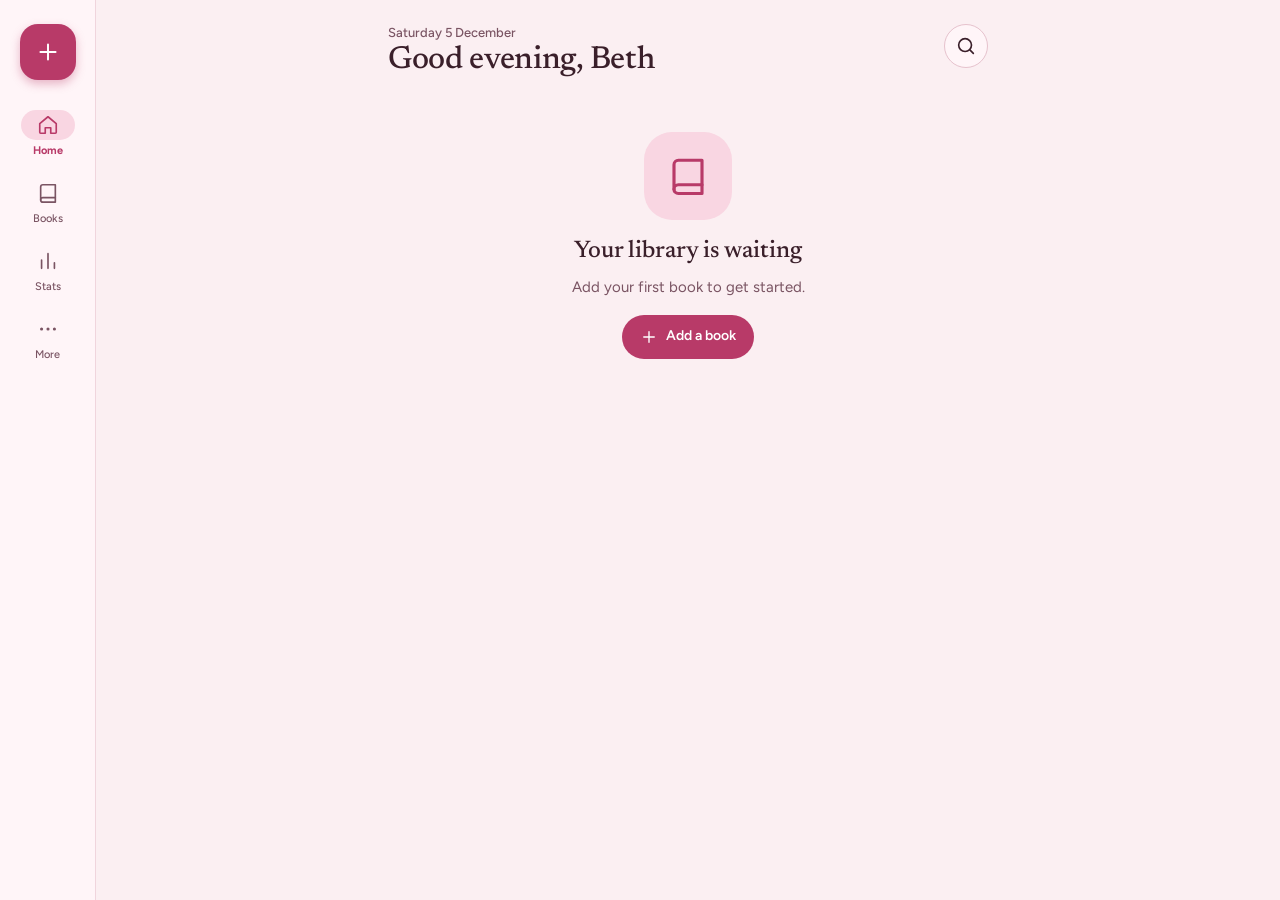
<file: index.html>
<!doctype html>
<html lang="en-GB">
<head>
<meta charset="utf-8">
<meta name="viewport" content="width=device-width, initial-scale=1, viewport-fit=cover">
<title>Beth's Books</title>
<meta name="description" content="Beth's personal reading library and tracker.">
<meta name="theme-color" content="#FBEFF2">
<meta name="color-scheme" content="light">
<meta name="mobile-web-app-capable" content="yes">
<meta name="apple-mobile-web-app-capable" content="yes">
<meta name="apple-mobile-web-app-title" content="Beth's Books">
<meta name="apple-mobile-web-app-status-bar-style" content="default">
<link rel="manifest" href="./manifest.webmanifest">
<link rel="icon" type="image/png" href="./icons/favicon-64.png">
<link rel="apple-touch-icon" href="./icons/apple-touch-icon.png">
<link rel="preload" href="./fonts/figtree-latin-400-normal.woff2" as="font" type="font/woff2" crossorigin>
<link rel="preload" href="./fonts/newsreader-latin-500-normal.woff2" as="font" type="font/woff2" crossorigin>
<link rel="stylesheet" href="./css/app.css">
<script>
  // Apply the saved theme before first paint to avoid a flash.
  try { var t = localStorage.getItem('bb-theme'), bg = { cream: '#F7F0E3', blue: '#EEF2FC' }[t]; if (bg) { document.documentElement.setAttribute('data-theme', t); document.querySelector('meta[name="theme-color"]').setAttribute('content', bg); } } catch (e) {}
</script>
</head>
<body>
<div id="splash" aria-hidden="true"><img src="./icons/icon-192.png" alt=""><div>Beth's Books</div></div>
<div id="app">
  <nav class="nav" id="nav" aria-label="Main"></nav>
  <main id="main" tabindex="-1"></main>
</div>
<noscript><p style="padding:24px">Beth's Books needs JavaScript turned on.</p></noscript>
<script type="module" src="./js/app.js"></script>
</body>
</html>
</file>
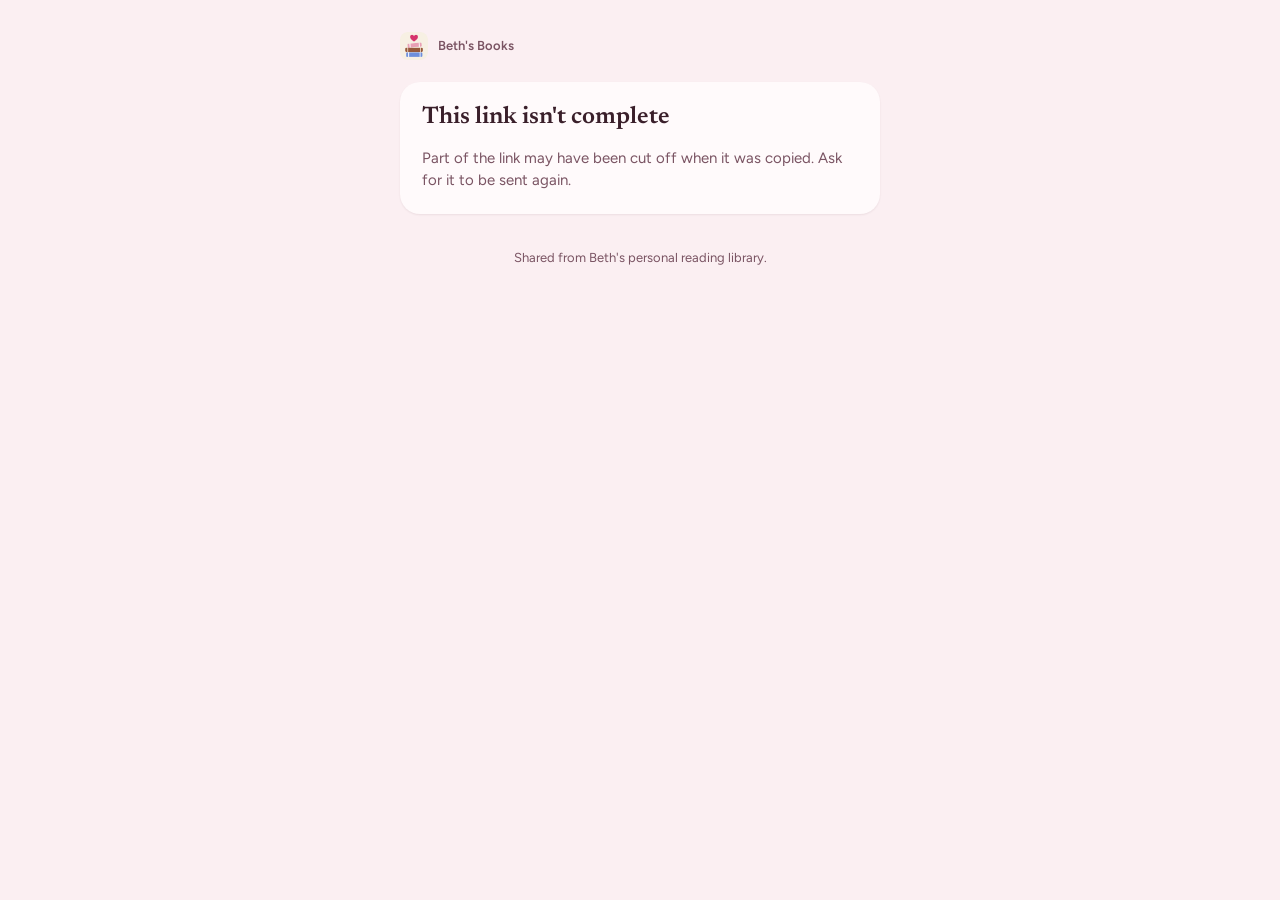
<file: s/index.html>
<!doctype html>
<html lang="en-GB">
<head>
<meta charset="utf-8">
<meta name="viewport" content="width=device-width, initial-scale=1, viewport-fit=cover">
<title>A book from Beth's Books</title>
<meta name="description" content="A book Beth wanted to share with you.">
<meta property="og:title" content="A book from Beth's Books">
<meta property="og:description" content="A book Beth wanted to share with you — open to see her rating and review.">
<meta name="robots" content="noindex, nofollow">
<meta name="theme-color" content="#FBEFF2">
<meta name="color-scheme" content="light">
<link rel="icon" type="image/png" href="../icons/favicon-64.png">
<link rel="stylesheet" href="../css/app.css">
<style>
  body{min-height:100%}
  .share{max-width:520px;margin:0 auto;padding:calc(env(safe-area-inset-top) + 32px) 20px calc(env(safe-area-inset-bottom) + 32px);display:flex;flex-direction:column;gap:22px}
  .share .brand{display:flex;align-items:center;gap:10px;color:var(--muted);font-size:13px;font-weight:600;text-decoration:none}
  .share .brand img{width:28px;height:28px;border-radius:8px}
  .share .card{padding:22px;display:flex;flex-direction:column;gap:18px}
  .share .hero{display:flex;gap:18px;align-items:flex-end}
  .share h1{font-family:var(--serif);font-weight:600;font-size:30px;line-height:1.1;text-wrap:balance;word-break:break-word}
  .share .by{color:var(--muted);font-size:16px;margin-top:6px}
  .share .stars{color:var(--star);font-size:22px;letter-spacing:2px;margin-top:10px}
  .share .stars small{font-size:13px;color:var(--muted);letter-spacing:0;margin-left:6px}
  .share .label{font-size:12px;font-weight:600;color:var(--muted);text-transform:uppercase;letter-spacing:.05em;margin-bottom:6px}
  .share .foot{text-align:center;color:var(--muted);font-size:13px}
  @media (max-width:420px){.share .hero{flex-direction:column;align-items:flex-start}}
</style>
</head>
<body>
<main class="share" id="share">
  <a class="brand" href="../"><img src="../icons/icon-192.png" alt="">Beth's Books</a>
  <div class="card" id="book"><p class="muted" style="margin:0">Opening book…</p></div>
  <p class="foot">Shared from Beth's personal reading library.</p>
</main>
<noscript><p style="padding:24px">This page needs JavaScript turned on to show the book.</p></noscript>
<script type="module" src="./s.js"></script>
</body>
</html>
</file>
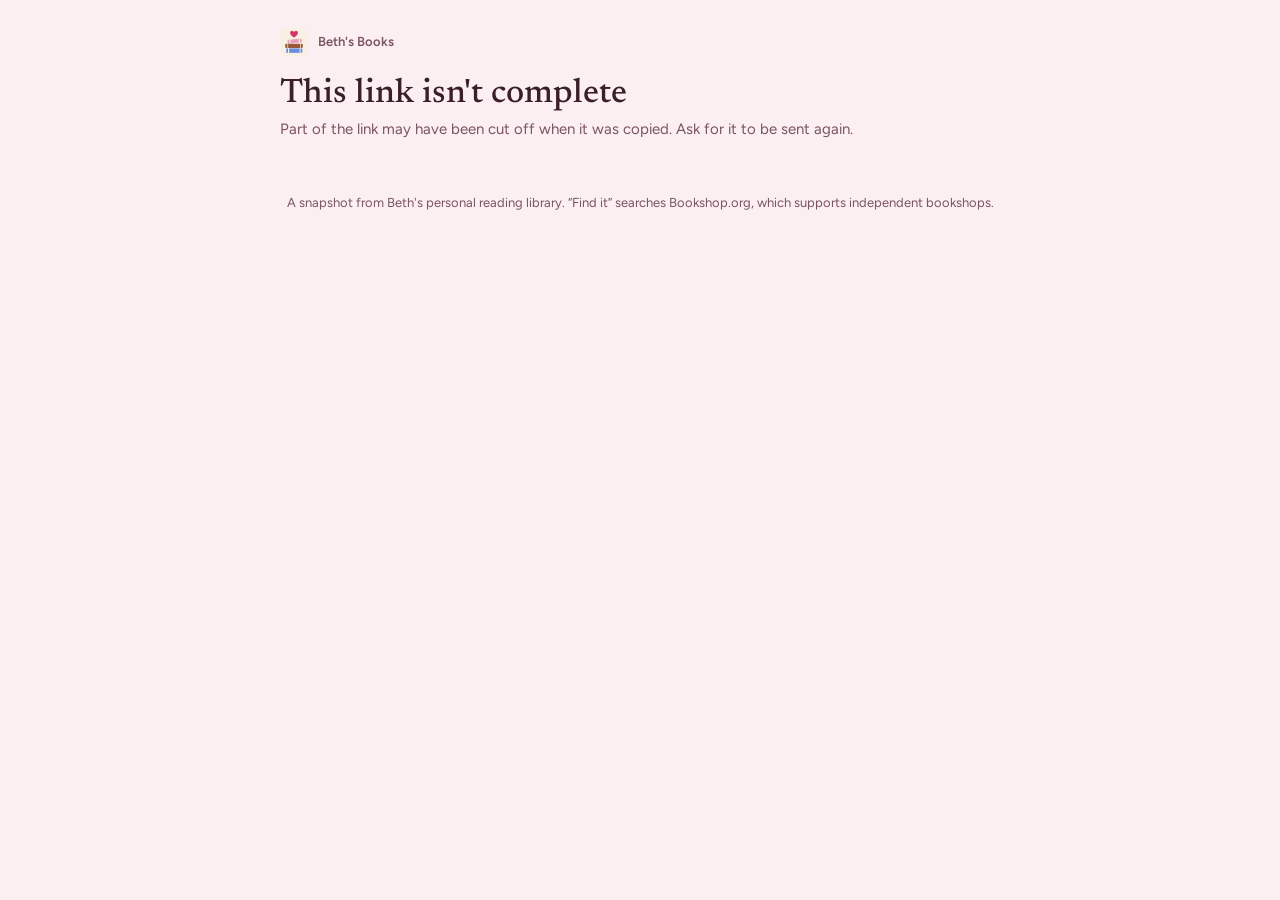
<file: w/index.html>
<!doctype html>
<html lang="en-GB">
<head>
<meta charset="utf-8">
<meta name="viewport" content="width=device-width, initial-scale=1, viewport-fit=cover">
<title>Beth's wishlist</title>
<meta name="description" content="Books Beth would love to read.">
<meta property="og:title" content="Beth's book wishlist">
<meta property="og:description" content="Books Beth would love to read — perfect for gift ideas.">
<meta name="robots" content="noindex, nofollow">
<meta name="theme-color" content="#FBEFF2">
<meta name="color-scheme" content="light">
<link rel="icon" type="image/png" href="../icons/favicon-64.png">
<link rel="stylesheet" href="../css/app.css">
<style>
  .wish{max-width:760px;margin:0 auto;padding:calc(env(safe-area-inset-top) + 28px) 20px calc(env(safe-area-inset-bottom) + 32px);display:flex;flex-direction:column;gap:20px}
  .wish .brand{display:flex;align-items:center;gap:10px;color:var(--muted);font-size:13px;font-weight:600;text-decoration:none}
  .wish .brand img{width:28px;height:28px;border-radius:8px}
  .wish h1{font-family:var(--serif);font-weight:500;font-size:34px;line-height:1.1;text-wrap:balance}
  .wish .lede{margin:6px 0 0;color:var(--muted)}
  .wish-grid{display:grid;grid-template-columns:repeat(auto-fill,minmax(150px,1fr));gap:22px 16px}
  .wish-item{display:flex;flex-direction:column;gap:8px;min-width:0}
  .wish-item .cover{width:100%;height:auto;aspect-ratio:2/3;max-width:100%}
  .wish-item .cover .ct{font-size:16px}
  .wish-item .t{font-family:var(--serif);font-weight:600;font-size:16px;line-height:1.2;word-break:break-word}
  .wish-item .a{font-size:13px;color:var(--muted)}
  .wish-item .find{font-size:13px;font-weight:600;color:var(--primary);text-decoration:none;align-self:flex-start;padding:6px 0}
  .wish-item .find:hover{text-decoration:underline}
  .wish .foot{text-align:center;color:var(--muted);font-size:13px}
  @media (max-width:420px){.wish-grid{grid-template-columns:repeat(2,minmax(0,1fr))}}
</style>
</head>
<body>
<main class="wish">
  <a class="brand" href="../"><img src="../icons/icon-192.png" alt="">Beth's Books</a>
  <header><h1 id="w-title">A book wishlist</h1><p class="lede" id="w-lede">Opening…</p></header>
  <div class="wish-grid" id="w-grid"></div>
  <p class="foot">A snapshot from Beth's personal reading library. “Find it” searches Bookshop.org, which supports independent bookshops.</p>
</main>
<noscript><p style="padding:24px">This page needs JavaScript turned on to show the list.</p></noscript>
<script type="module" src="./w.js"></script>
</body>
</html>
</file>
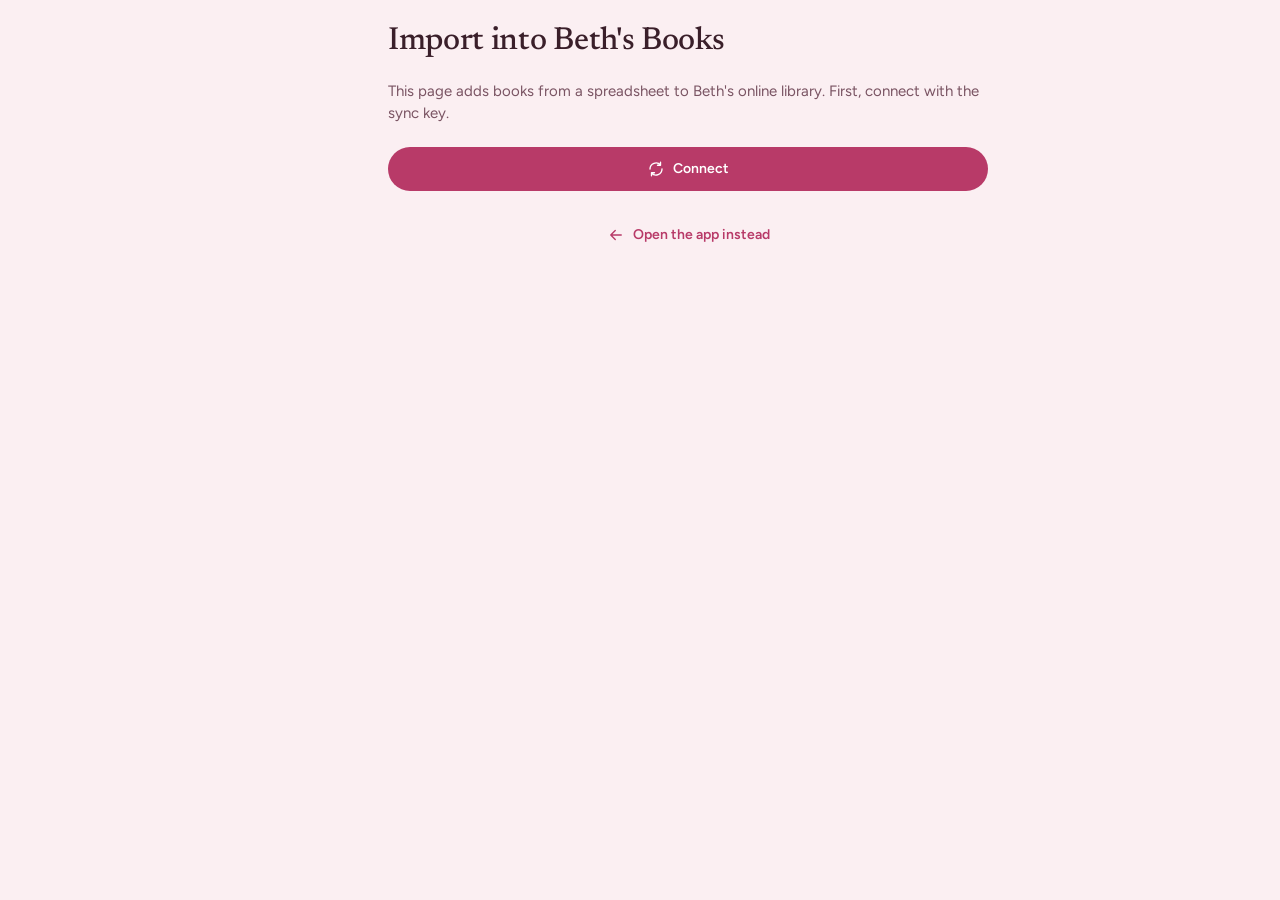
<file: x/index.html>
<!doctype html>
<html lang="en-GB">
<head>
<meta charset="utf-8">
<meta name="viewport" content="width=device-width, initial-scale=1, viewport-fit=cover">
<title>Import · Beth's Books</title>
<meta name="robots" content="noindex, nofollow">
<meta name="theme-color" content="#FBEFF2">
<meta name="color-scheme" content="light">
<link rel="icon" type="image/png" href="../icons/favicon-64.png">
<link rel="stylesheet" href="../css/app.css">
<style>#main{padding-bottom:24px}.form-actions{bottom:0}.toast{bottom:16px}</style>
<script>
  try { var t = localStorage.getItem('bb-theme'), bg = { cream: '#F7F0E3', blue: '#EEF2FC' }[t]; if (bg) { document.documentElement.setAttribute('data-theme', t); document.querySelector('meta[name="theme-color"]').setAttribute('content', bg); } } catch (e) {}
</script>
</head>
<body>
<!-- One-off spreadsheet importer. Not linked from the app; it writes into the same on-device library. -->
<main id="main"><div id="host"></div></main>
<noscript><p style="padding:24px">This page needs JavaScript turned on.</p></noscript>
<script type="module" src="./x.js"></script>
</body>
</html>
</file>
<file: css/app.css>
/* Beth's Books — Reading Nook layout with three palettes: Rosewater (default), Buttercream, Cornflower */
@font-face{font-family:Figtree;font-weight:400;font-display:swap;src:url(../fonts/figtree-latin-400-normal.woff2) format("woff2")}
@font-face{font-family:Figtree;font-weight:500;font-display:swap;src:url(../fonts/figtree-latin-500-normal.woff2) format("woff2")}
@font-face{font-family:Figtree;font-weight:600;font-display:swap;src:url(../fonts/figtree-latin-600-normal.woff2) format("woff2")}
@font-face{font-family:Figtree;font-weight:700;font-display:swap;src:url(../fonts/figtree-latin-700-normal.woff2) format("woff2")}
@font-face{font-family:Newsreader;font-weight:500;font-display:swap;src:url(../fonts/newsreader-latin-500-normal.woff2) format("woff2")}
@font-face{font-family:Newsreader;font-weight:500;font-style:italic;font-display:swap;src:url(../fonts/newsreader-latin-500-italic.woff2) format("woff2")}
@font-face{font-family:Newsreader;font-weight:600;font-display:swap;src:url(../fonts/newsreader-latin-600-normal.woff2) format("woff2")}

:root{
  --spring:cubic-bezier(.34,1.56,.64,1); --ease-out:cubic-bezier(.2,.8,.2,1);
  /* Rosewater (default) */
  --bg:#FBEFF2; --surface:#FFFAFB; --surface-2:#FFF5F8; --sunken:#F5DDE4;
  --line:#F0D5DD; --line-strong:#E6C2CD;
  --text:#3A1F2A; --muted:#7A5463; --faint:#A9899A;
  --primary:#B83A68; --primary-hover:#A3315B; --on-primary:#FFFFFF;
  --primary-soft:#F9D6E2; --on-primary-soft:#6E1D3D;
  --goal-bg:#A8325E; --goal-text:#FFFFFF; --goal-muted:#FAD3E1; --goal-track:#CF6890; --goal-fill:#FFE4B8;
  --heart:#D6336C; --star:#B8741A; --danger:#A8322A; --danger-soft:#F8DCD6;
  --track:#F1D6DF;
  --amber-bg:#FBE7C6; --amber-text:#5A3B0C;
  --toast-bg:#3A1F2A; --toast-text:#FFF5F8; --toast-action:#F9C2D6;
  --splash:#B83A68;
  --shadow:0 1px 2px rgba(58,31,42,.08);
  --shadow-lg:0 12px 32px rgba(58,31,42,.18);
  --scrim:rgba(40,18,28,.45);
  --serif:Newsreader, Georgia, "Times New Roman", serif;
  --sans:Figtree, system-ui, -apple-system, "Segoe UI", sans-serif;
  --nav-h:72px;
  color-scheme:light;
}
:root[data-theme="cream"]{
  /* Buttercream */
  --bg:#F7F0E3; --surface:#FFFCF6; --surface-2:#FBF6EC; --sunken:#EEE4D1;
  --line:#E8DCC6; --line-strong:#DBCAAE;
  --text:#3B2E22; --muted:#6F5E4A; --faint:#A3927C;
  --primary:#96593A; --primary-hover:#844D31; --on-primary:#FFFFFF;
  --primary-soft:#F2DFC9; --on-primary-soft:#5A331D;
  --goal-bg:#85502F; --goal-text:#FFFFFF; --goal-muted:#F6E2CF; --goal-track:#A4714E; --goal-fill:#F9D9DE;
  --heart:#C25B72; --star:#A87318; --danger:#A8322A; --danger-soft:#F6DCD4;
  --track:#EEE4D1;
  --amber-bg:#F6E3C2; --amber-text:#57390E;
  --toast-bg:#3B2E22; --toast-text:#FFFCF6; --toast-action:#F6D3B5;
  --splash:#96593A;
  --shadow:0 1px 2px rgba(59,46,34,.08);
  --shadow-lg:0 12px 32px rgba(59,46,34,.18);
  --scrim:rgba(40,30,20,.45);
}
:root[data-theme="blue"]{
  /* Cornflower */
  --bg:#EEF2FC; --surface:#FAFBFF; --surface-2:#F5F7FE; --sunken:#DEE5F8;
  --line:#D6DEF3; --line-strong:#C2CDEB;
  --text:#1F2542; --muted:#535D80; --faint:#8A93B2;
  --primary:#4565C4; --primary-hover:#3A57AD; --on-primary:#FFFFFF;
  --primary-soft:#D8E2FB; --on-primary-soft:#22397E;
  --goal-bg:#3F5DB8; --goal-text:#FFFFFF; --goal-muted:#DCE5FF; --goal-track:#6680D0; --goal-fill:#FFD3E2;
  --heart:#DB4F7C; --star:#B98319; --danger:#A8322A; --danger-soft:#F8DDE0;
  --track:#DEE5F8;
  --amber-bg:#FBEACB; --amber-text:#57390E;
  --toast-bg:#1F2542; --toast-text:#FAFBFF; --toast-action:#B9CAFA;
  --splash:#4565C4;
  --shadow:0 1px 2px rgba(31,37,66,.08);
  --shadow-lg:0 12px 32px rgba(31,37,66,.18);
  --scrim:rgba(18,22,44,.45);
}

*{box-sizing:border-box}
svg:not([width]){width:20px;height:20px;flex-shrink:0}
a.btn,a.menu-item,a.stat,a.tag,a.cover-tile,a.fun-row,.book-row a.main,a.reading-mini,.section-head a.link,a.reading-card,.title-link{text-decoration:none;color:inherit}
a.btn-ghost,.section-head a.link,a.tag.add{color:var(--primary)}
a.btn-primary{color:var(--on-primary)}
html,body{margin:0;height:100%}
body{background:var(--bg);color:var(--text);font-family:var(--sans);font-size:15px;line-height:1.45;-webkit-font-smoothing:antialiased;-webkit-tap-highlight-color:transparent;overscroll-behavior-y:none}
button,input,select,textarea{font:inherit;color:inherit}
button{cursor:pointer}
a{color:var(--primary)}
h1,h2,h3{margin:0}
img{display:block}
.sr{position:absolute!important;width:1px;height:1px;overflow:hidden;clip:rect(0 0 0 0);white-space:nowrap}
:focus-visible{outline:3px solid var(--primary);outline-offset:2px;border-radius:8px}
.serif{font-family:var(--serif)}
.muted{color:var(--muted)}
[hidden]{display:none!important}

/* ---------- Boot splash ---------- */
#splash{position:fixed;inset:0;background:var(--splash);display:flex;flex-direction:column;align-items:center;justify-content:center;gap:18px;z-index:100;transition:opacity .3s}
#splash img{width:96px;height:96px;border-radius:24px}
#splash div{font-family:var(--serif);color:#FFFFFF;font-size:26px}
#splash.gone{opacity:0;pointer-events:none}

/* ---------- Layout ---------- */
#app{min-height:100%;display:flex}
.cover-row,.chips,.list,.fun,.card,.panel{position:relative}
#main{flex:1;min-width:0;overflow-x:clip;padding-bottom:calc(var(--nav-h) + env(safe-area-inset-bottom) + 16px)}
.view{max-width:640px;margin:0 auto;padding:calc(env(safe-area-inset-top) + 24px) 20px 24px;display:flex;flex-direction:column;gap:22px}
@keyframes viewIn{from{opacity:0;transform:translateY(6px)}to{opacity:1;transform:none}}
@media (prefers-reduced-motion: reduce){*{animation:none!important;transition:none!important}}

.page-head{display:flex;justify-content:space-between;align-items:flex-start;gap:12px}
.page-title{font-family:var(--serif);font-weight:500;font-size:32px;line-height:1.1;letter-spacing:-.01em}
.eyebrow{font-size:13px;color:var(--muted);font-weight:500}
.section{display:flex;flex-direction:column;gap:10px}
.section-head{display:flex;justify-content:space-between;align-items:baseline;gap:12px}
.section-head h2{font-size:15px;font-weight:600}
.section-head .link{font-size:13px;font-weight:600;color:var(--primary);background:none;border:none;padding:10px 0;margin:-10px 0}

/* top bar with back */
.topbar{display:flex;align-items:center;justify-content:space-between;gap:8px;margin:-8px -8px 0}
.topbar .grow{flex:1}

/* ---------- Bottom nav / rail ---------- */
.nav{position:fixed;left:0;right:0;bottom:0;z-index:20;background:var(--surface-2);border-top:1px solid var(--line);display:flex;justify-content:space-around;align-items:center;height:calc(var(--nav-h) + env(safe-area-inset-bottom));padding:0 6px env(safe-area-inset-bottom)}
.nav-item{width:64px;height:56px;border:none;background:none;color:var(--muted);display:flex;flex-direction:column;align-items:center;justify-content:center;gap:3px;font-size:11px;font-weight:500;text-decoration:none;border-radius:16px}
.nav-item svg{width:22px;height:22px;padding:4px 16px;box-sizing:content-box;border-radius:15px;transition:background-color .25s,transform .3s var(--spring)}
.nav-item[aria-current="page"] svg{background:var(--primary-soft);animation:navBounce .45s var(--spring)}
.nav-item:active svg{transform:scale(.88)}
.nav-item[aria-current="page"]{color:var(--primary);font-weight:700}
.nav-add{width:56px;height:56px;border-radius:18px;border:none;background:var(--primary);color:var(--on-primary);display:flex;align-items:center;justify-content:center;box-shadow:0 4px 10px color-mix(in srgb, var(--primary) 35%, transparent)}
.nav-add{transition:transform .2s var(--spring),box-shadow .2s}
.nav-add svg{transition:transform .35s var(--spring)}
.nav-add:active{transform:scale(.9)}
.nav-add:active svg{transform:rotate(90deg)}
.nav-add svg{width:26px;height:26px}

/* ---------- Buttons ---------- */
.btn{height:44px;padding:0 18px;border-radius:22px;border:none;font-weight:600;font-size:14px;display:inline-flex;align-items:center;justify-content:center;gap:8px;white-space:nowrap}
.btn svg{width:18px;height:18px}
.btn-primary{background:var(--primary);color:var(--on-primary)}
.btn-primary:hover{background:var(--primary-hover)}
.btn-soft{background:var(--primary-soft);color:var(--on-primary-soft)}
.btn-outline{background:transparent;border:1px solid var(--line-strong);color:var(--text)}
.btn-ghost{background:transparent;color:var(--primary)}
.btn-danger{background:var(--danger-soft);color:var(--danger)}
.btn-danger-solid{background:var(--danger);color:#fff}
.btn-sm{height:36px;padding:0 14px;font-size:13px;border-radius:18px}
.btn-block{width:100%}
.btn:disabled{opacity:.5;cursor:default}
.icon-btn{width:44px;height:44px;border-radius:22px;border:none;background:transparent;color:var(--text);display:inline-flex;align-items:center;justify-content:center;flex-shrink:0}
.icon-btn svg{width:22px;height:22px}
.icon-btn.outlined{border:1px solid var(--line-strong);background:var(--surface-2)}
.icon-btn:hover{background:var(--sunken)}
.heart-btn{color:var(--faint)}
.heart-btn[aria-pressed="true"]{color:var(--heart)}
.heart-btn:active svg{transform:scale(1.2)}
.heart-btn svg{transition:transform .15s}

/* ---------- Cards ---------- */
.card{background:var(--surface);border-radius:20px;box-shadow:var(--shadow)}
.reading-card{display:flex;gap:14px;padding:14px;text-align:left;width:100%;border:none;color:inherit}
.reading-card>a{text-decoration:none;color:inherit;flex-shrink:0}
.reading-card .info{flex:1;display:flex;flex-direction:column;gap:5px;min-width:0}
.reading-card .title{font-family:var(--serif);font-size:21px;font-weight:600;line-height:1.15}
.reading-card .row{display:flex;justify-content:space-between;align-items:center;gap:8px;margin-top:auto}
.reading-mini{display:flex;gap:12px;align-items:center;padding:10px 14px;border-radius:16px}
.reading-mini .t{font-weight:600;font-size:14px;white-space:nowrap;overflow:hidden;text-overflow:ellipsis}
.reading-mini .mini-track{width:60px;flex-shrink:0}

.progress{height:6px;border-radius:3px;background:var(--track);overflow:hidden}
.progress>span{display:block;height:100%;border-radius:3px;background:var(--primary)}

.goal-card{background:var(--goal-bg);color:var(--goal-text);border-radius:20px;padding:18px;display:flex;flex-direction:column;gap:10px;border:none;text-align:left;width:100%}
.goal-card .lbl{font-size:13px;font-weight:600;letter-spacing:.04em;text-transform:uppercase;color:var(--goal-muted)}
.goal-card .big{font-family:var(--serif);font-size:32px;line-height:1}
.goal-card .big small{font-size:18px;color:var(--goal-muted)}
.goal-card .bar{height:8px;border-radius:4px;background:var(--goal-track);overflow:hidden}
.goal-card .bar span{display:block;height:100%;background:var(--goal-fill);border-radius:4px}
.goal-card .note{font-size:13px;color:var(--goal-muted)}
.goal-empty{display:flex;align-items:center;gap:14px;padding:14px 16px;border:1px dashed var(--line-strong);border-radius:18px;background:transparent;text-align:left;width:100%;color:inherit}

.cover-row{display:flex;gap:12px;overflow-x:auto;scroll-snap-type:x mandatory;scroll-padding-inline:20px;margin:0 -20px;padding:2px 20px 6px;scrollbar-width:none}
.cover-row::-webkit-scrollbar{display:none}
.cover-tile{width:78px;flex-shrink:0;scroll-snap-align:start;border:none;background:none;padding:0;text-align:left;color:inherit}
.cover-tile .t{font-size:12px;font-weight:600;margin-top:6px;line-height:1.25;display:-webkit-box;-webkit-line-clamp:2;-webkit-box-orient:vertical;overflow:hidden}

.stat-grid{display:grid;grid-template-columns:repeat(2,minmax(0,1fr));gap:10px}
.stat{background:var(--surface);border-radius:16px;padding:14px 16px;box-shadow:var(--shadow)}
.stat .n{font-family:var(--serif);font-size:28px;font-weight:600;line-height:1.1}
.stat .l{font-size:12px;color:var(--muted);font-weight:500}

/* ---------- Covers ---------- */
.cover{position:relative;flex-shrink:0;border-radius:3px 7px 7px 3px;overflow:hidden;background:var(--c,#3E5C76);color:var(--ct,#F2F4F7);display:flex;flex-direction:column;justify-content:space-between;padding:8px;box-shadow:inset 3px 0 0 rgba(0,0,0,.12)}
.cover img{position:absolute;inset:0;width:100%;height:100%;object-fit:cover}
.cover .ct{font-family:var(--serif);font-size:13px;line-height:1.1;font-weight:500;overflow:hidden;display:-webkit-box;-webkit-line-clamp:4;-webkit-box-orient:vertical;word-break:break-word}
.cover .ca{font-size:8px;letter-spacing:.06em;text-transform:uppercase;opacity:.85;overflow:hidden;white-space:nowrap;text-overflow:ellipsis}
.cover.xs{width:34px;height:50px;padding:0;border-radius:2px 4px 4px 2px}
.cover.xs .ct,.cover.xs .ca,.cover.sm .ca{display:none}
.cover.sm{width:44px;height:66px;padding:5px;border-radius:2px 4px 4px 2px}
.cover.sm .ct{font-size:8px;-webkit-line-clamp:3}
.cover.md{width:76px;height:114px}
.cover.tile{width:78px;height:117px}
.cover.lg{width:132px;height:198px;padding:12px;border-radius:4px 10px 10px 4px;box-shadow:var(--shadow-lg),inset 4px 0 0 rgba(0,0,0,.12)}
.cover.lg .ct{font-size:20px;-webkit-line-clamp:5}
.cover.lg .ca{font-size:10px}

/* ---------- Library list ---------- */
.search{display:flex;align-items:center;gap:10px;height:52px;padding:0 6px 0 16px;border-radius:26px;background:var(--surface);border:1px solid var(--line-strong);color:var(--muted)}
.search:focus-within{border-color:var(--primary);box-shadow:0 0 0 1px var(--primary)}
.search input{flex:1;min-width:0;border:none;background:none;font-size:16px;color:var(--text);outline:none;height:100%}
.search input::placeholder{color:var(--faint)}
.search input::-webkit-search-cancel-button{display:none}
.chips{display:flex;gap:8px;overflow-x:auto;scrollbar-width:none;margin:0 -20px;padding:2px 20px}
.chips::-webkit-scrollbar{display:none}
.chip{height:36px;padding:0 14px;border-radius:18px;border:1px solid var(--line-strong);background:var(--surface);color:var(--text);font-size:13px;font-weight:500;white-space:nowrap;display:inline-flex;align-items:center;gap:6px;flex-shrink:0}
.chip[aria-pressed="true"],.chip.on{background:var(--primary);border-color:var(--primary);color:var(--on-primary);font-weight:600}
.chip svg{width:14px;height:14px}
.chip .x{margin-right:-4px}
.toolbar{display:flex;justify-content:space-between;align-items:center;gap:8px;margin:-6px 0}
.toolbar select{height:40px;border:none;background:transparent;color:var(--muted);font-size:13px;text-align:right;padding:0 4px;max-width:60%}

.list{background:var(--surface);border-radius:20px;padding:2px 6px 2px 14px;box-shadow:var(--shadow)}
.book-row{display:flex;gap:12px;align-items:center;padding:10px 0;border-bottom:1px solid var(--line);position:relative;user-select:none;-webkit-user-select:none;-webkit-touch-callout:none}
.book-row:last-child{border-bottom:none}
.book-row .main{flex:1;min-width:0;display:flex;gap:12px;align-items:center;background:none;border:none;padding:0;text-align:left;color:inherit;min-height:66px}
.book-row .meta{min-width:0;flex:1}
.book-row .t{font-family:var(--serif);font-size:17px;font-weight:600;line-height:1.2;overflow:hidden;text-overflow:ellipsis;display:-webkit-box;-webkit-line-clamp:2;-webkit-box-orient:vertical}
.book-row .a{font-size:13px;color:var(--muted);white-space:nowrap;overflow:hidden;text-overflow:ellipsis}
.book-row .sub{display:flex;gap:8px;align-items:center;margin-top:4px;flex-wrap:wrap}
.book-row.selected{background:var(--sunken);margin:0 -6px 0 -14px;padding-left:14px;padding-right:6px;border-radius:12px}
.badge{font-size:10px;font-weight:700;letter-spacing:.06em;text-transform:uppercase;padding:3px 7px;border-radius:6px;white-space:nowrap}
.badge.read{background:var(--primary-soft);color:var(--on-primary-soft)}
.badge.reading{background:var(--amber-bg);color:var(--amber-text)}
.badge.want{background:var(--sunken);color:var(--muted)}
.stars-static{color:var(--star);font-size:12px;letter-spacing:1px;white-space:nowrap}
.count-line{font-size:13px;color:var(--muted)}

/* ---------- Book detail ---------- */
.cover-btn{padding:0;border:none;background:none;border-radius:10px;flex-shrink:0;cursor:pointer}
.detail-hero{display:flex;gap:18px;align-items:flex-end}
.detail-hero .ti{flex:1;min-width:0;display:flex;flex-direction:column;gap:6px}
.detail-hero h1{font-family:var(--serif);font-weight:600;font-size:28px;line-height:1.1;word-break:break-word}
.detail-hero .by{color:var(--muted);font-size:15px}
.segmented{display:grid;grid-template-columns:repeat(3,minmax(0,1fr));background:var(--sunken);border-radius:16px;padding:4px;gap:4px}
.segmented button{height:44px;border:none;border-radius:12px;background:transparent;color:var(--muted);font-weight:600;font-size:13px;display:flex;align-items:center;justify-content:center;gap:6px;padding:0 6px;text-align:center;line-height:1.1}
.segmented button[aria-pressed="true"]{background:var(--surface);color:var(--text);box-shadow:var(--shadow)}
.segmented button svg{width:16px;height:16px;flex-shrink:0}
.panel{background:var(--surface);border-radius:20px;padding:16px;box-shadow:var(--shadow);display:flex;flex-direction:column;gap:12px}
.panel h2{font-size:13px;font-weight:600;color:var(--muted);text-transform:uppercase;letter-spacing:.05em}
.rate{display:flex;gap:2px;align-items:center}
.rate button{width:44px;height:44px;border:none;background:none;color:var(--line-strong);display:flex;align-items:center;justify-content:center;padding:0}
.rate button svg{width:30px;height:30px}
.rate button.on{color:var(--star)}
.rate .val{margin-left:8px;font-size:13px;color:var(--muted)}
.tags{display:flex;gap:8px;flex-wrap:wrap}
.tag{font-size:13px;font-weight:500;padding:6px 12px;border-radius:14px;background:var(--sunken);color:var(--text);border:none;text-decoration:none;display:inline-flex;align-items:center;gap:6px;min-height:32px}
.tag.add{background:transparent;border:1px dashed var(--line-strong);color:var(--primary);font-weight:600}
.review{font-family:var(--serif);font-size:17px;line-height:1.55;white-space:pre-wrap;word-break:break-word}
.dates{display:grid;grid-template-columns:auto 1fr;gap:6px 16px;font-size:14px}
.dates dt{color:var(--muted)}
.dates dd{margin:0}
.progress-big{height:10px;border-radius:5px}
.detail-actions{display:flex;gap:10px;flex-wrap:wrap}

/* ---------- Forms ---------- */
.form{display:flex;flex-direction:column;gap:18px}
.field{display:flex;flex-direction:column;gap:6px}
.field>label,.field>.lbl{font-size:13px;font-weight:600;color:var(--muted)}
.field .hint{font-size:12px;color:var(--muted)}
.input,.select,.textarea{width:100%;min-height:50px;border-radius:14px;border:1px solid var(--line-strong);background:var(--surface);padding:12px 14px;font-size:16px;color:var(--text);outline:none}
.input:focus,.select:focus,.textarea:focus{border-color:var(--primary);box-shadow:0 0 0 1px var(--primary)}
.textarea{min-height:140px;resize:vertical;line-height:1.5}
.input.err{border-color:var(--danger)}
.err-msg{font-size:13px;color:var(--danger);font-weight:500}
.row2{display:grid;grid-template-columns:repeat(2,minmax(0,1fr));gap:12px}
.switch-row{display:flex;justify-content:space-between;align-items:center;gap:12px;min-height:52px;padding:0 4px;cursor:pointer}
.switch{position:relative;width:52px;height:32px;flex-shrink:0}
.switch input{position:absolute;inset:0;opacity:0;margin:0;cursor:pointer}
.switch span{position:absolute;inset:0;border-radius:16px;background:var(--line-strong);transition:background .2s;pointer-events:none}
.switch span::after{content:"";position:absolute;width:24px;height:24px;border-radius:12px;background:#fff;top:4px;left:4px;transition:transform .32s var(--spring);box-shadow:0 1px 2px rgba(0,0,0,.2)}
.switch input:checked+span{background:var(--primary)}
.switch input:checked+span::after{transform:translateX(20px)}
.switch input:focus-visible+span{outline:3px solid var(--primary);outline-offset:2px}
.cover-pick{display:flex;gap:14px;align-items:center}
.cover-grid{display:grid;grid-template-columns:repeat(3,minmax(0,1fr));gap:10px}
.cover-opt{padding:0;border:3px solid transparent;border-radius:8px;background:var(--sunken);aspect-ratio:2/3;overflow:hidden}
.cover-opt img{width:100%;height:100%;object-fit:cover}
.cover-opt[aria-pressed="true"]{border-color:var(--primary)}
.cover-opt:hover{border-color:var(--line-strong)}
.sync-dot{display:inline-block;width:8px;height:8px;border-radius:4px;background:var(--faint);margin-right:6px;vertical-align:middle}
.sync-dot.ok{background:var(--primary)}
.sync-dot.warn{background:var(--star)}
.sync-dot.bad{background:var(--danger)}
.form-actions{display:flex;gap:10px;position:sticky;bottom:calc(var(--nav-h) + env(safe-area-inset-bottom) + 8px);background:linear-gradient(transparent,var(--bg) 30%);padding-top:16px;z-index:2}
.form-actions .btn{flex:1}
.notice{display:flex;gap:10px;padding:12px 14px;border-radius:14px;background:var(--amber-bg);color:var(--amber-text);font-size:14px;align-items:flex-start}
.notice svg{width:20px;height:20px;flex-shrink:0;margin-top:1px}
.notice.ok{background:var(--primary-soft);color:var(--on-primary-soft)}
.notice.bad{background:var(--danger-soft);color:var(--danger)}

/* ---------- Sheets & dialogs ---------- */
.scrim{position:fixed;inset:0;background:var(--scrim);z-index:50;opacity:0;transition:opacity .2s}
.scrim.open{opacity:1}
.sheet{position:fixed;left:0;right:0;bottom:0;z-index:51;background:var(--surface);border-radius:28px 28px 0 0;padding:8px 20px calc(20px + env(safe-area-inset-bottom));max-height:88vh;overflow-y:auto;transform:translateY(100%);transition:transform .42s cubic-bezier(.22,1.15,.36,1);box-shadow:var(--shadow-lg);max-width:640px;margin:0 auto}
.sheet.open{transform:none}
.sheet .handle{width:36px;height:4px;border-radius:2px;background:var(--line-strong);margin:4px auto 14px}
.sheet h2{font-family:var(--serif);font-weight:500;font-size:24px;margin-bottom:6px}
.sheet .sub{color:var(--muted);font-size:14px;margin:0 0 14px}
.sheet-body{display:flex;flex-direction:column;gap:14px}
.menu{display:flex;flex-direction:column}
.menu-item{display:flex;align-items:center;gap:14px;min-height:60px;padding:8px 6px;border:none;background:none;text-align:left;border-radius:14px;color:var(--text);width:100%;text-decoration:none}
.menu-item:hover{background:var(--sunken)}
.menu-item .ic{width:44px;height:44px;border-radius:14px;background:var(--primary-soft);color:var(--on-primary-soft);display:flex;align-items:center;justify-content:center;flex-shrink:0}
.menu-item .ic svg{width:22px;height:22px}
.menu-item .tx{flex:1;min-width:0}
.menu-item .tx b{display:block;font-weight:600;font-size:15px}
.menu-item .tx span{display:block;font-size:13px;color:var(--muted)}
.menu-item.danger{color:var(--danger)}
.menu-item.danger .ic{background:var(--danger-soft);color:var(--danger)}
.menu-item .chev{color:var(--faint);width:20px;height:20px}
.sheet-actions{display:flex;gap:10px;margin-top:6px}
.sheet-actions .btn{flex:1}
.page-stepper{display:flex;align-items:center;gap:10px}
.page-stepper .input{text-align:center;font-size:20px;font-weight:600}
.range{width:100%;accent-color:var(--primary);height:32px}

/* ---------- Toast ---------- */
.toast{position:fixed;left:16px;right:16px;bottom:calc(var(--nav-h) + env(safe-area-inset-bottom) + 12px);z-index:60;max-width:480px;margin:0 auto;background:var(--toast-bg);color:var(--toast-text);border-radius:14px;padding:6px 6px 6px 16px;min-height:52px;display:flex;align-items:center;gap:10px;box-shadow:var(--shadow-lg);transform:translateY(20px);opacity:0;transition:transform .38s var(--spring),opacity .2s;pointer-events:none}
.toast.show{transform:none;opacity:1;pointer-events:auto}
.toast .msg{flex:1;font-size:14px}
.toast button{background:none;border:none;color:var(--toast-action);font-weight:700;height:40px;padding:0 12px;border-radius:10px}

/* ---------- Empty states ---------- */
.empty{text-align:center;padding:32px 20px;display:flex;flex-direction:column;align-items:center;gap:8px}
.empty .art{width:88px;height:88px;border-radius:28px;background:var(--primary-soft);color:var(--primary);display:flex;align-items:center;justify-content:center;margin-bottom:6px}
.empty .art svg{width:42px;height:42px}
.empty h2{font-family:var(--serif);font-weight:500;font-size:24px}
.empty p{margin:0 0 8px;color:var(--muted);max-width:300px}
.empty-inline{padding:18px;border-radius:18px;border:1px dashed var(--line-strong);text-align:center}
.empty-inline b{display:block;font-family:var(--serif);font-size:18px;font-weight:500}
.empty-inline span{font-size:14px;color:var(--muted)}

/* ---------- Stats ---------- */
.bars{display:flex;align-items:flex-end;gap:6px;height:140px;padding-top:18px}
.bars .b{flex:1;display:flex;flex-direction:column;align-items:center;justify-content:flex-end;gap:6px;height:100%;min-width:0}
.bars .b i{display:block;width:100%;max-width:26px;background:var(--primary);border-radius:6px 6px 2px 2px;min-height:2px;position:relative}
.bars .b i.zero{background:var(--track)}
.bars .b em{font-style:normal;font-size:11px;color:var(--muted)}
.bars .b strong{font-size:11px;font-weight:600;color:var(--text)}
.hbars{display:flex;flex-direction:column;gap:12px}
.hbar .top{display:flex;justify-content:space-between;gap:8px;font-size:14px;margin-bottom:5px}
.hbar .top span:first-child{font-weight:600;overflow:hidden;text-overflow:ellipsis;white-space:nowrap}
.hbar .top span:last-child{color:var(--muted);white-space:nowrap}
.fun{display:flex;flex-direction:column}
.fun-row{display:flex;gap:12px;align-items:center;padding:10px 0;border-bottom:1px solid var(--line);background:none;border-left:none;border-right:none;border-top:none;text-align:left;width:100%;color:inherit}
.fun-row:last-child{border-bottom:none}
.fun-row .k{font-size:12px;color:var(--muted);font-weight:600;text-transform:uppercase;letter-spacing:.05em}
.fun-row .v{font-family:var(--serif);font-size:16px;font-weight:600}

/* ---------- Settings ---------- */
.settings-group{display:flex;flex-direction:column;gap:6px}
.settings-group>h2{font-size:13px;font-weight:600;color:var(--muted);text-transform:uppercase;letter-spacing:.05em;padding:0 4px}
.settings-group .card{padding:4px 10px}
.radio-row{display:flex;align-items:center;gap:12px;min-height:52px;padding:0 6px;cursor:pointer}
.radio-row input{width:22px;height:22px;accent-color:var(--primary);margin:0}
.manage-row{display:flex;align-items:center;gap:8px;min-height:56px;padding:4px 0 4px 6px;border-bottom:1px solid var(--line)}
.manage-row:last-child{border-bottom:none}
.manage-row .nm{flex:1;min-width:0;font-weight:500}
.manage-row .nm small{display:block;color:var(--muted);font-weight:400;font-size:12px}
.manage-row a.nm{text-decoration:none;color:inherit}

/* ---------- Import ---------- */
.steps{display:flex;gap:6px}
.steps span{flex:1;height:4px;border-radius:2px;background:var(--track)}
.steps span.on{background:var(--primary)}
.map-row{display:grid;grid-template-columns:minmax(0,1fr) minmax(0,1.3fr);gap:10px;align-items:center;padding:6px 0}
.map-row .f{font-weight:600}
.map-row .f small{display:block;font-weight:400;color:var(--muted);font-size:12px}
.preview-row{padding:10px 0;border-bottom:1px solid var(--line);font-size:14px}
.preview-row:last-child{border-bottom:none}
.problem{font-size:13px;padding:8px 0;border-bottom:1px solid var(--line)}
.problem:last-child{border-bottom:none}
.dup-choice{display:flex;flex-direction:column;gap:2px}
.file-drop{display:flex;flex-direction:column;align-items:center;gap:10px;padding:28px 18px;border:2px dashed var(--line-strong);border-radius:20px;text-align:center;cursor:pointer;background:var(--surface)}
.file-drop svg{width:36px;height:36px;color:var(--primary)}
.file-drop input{position:absolute;opacity:0;width:1px;height:1px}

/* ---------- Desktop & tablet ---------- */
@media (min-width: 900px){
  :root{--nav-h:0px}
  #main{padding-bottom:24px;margin-left:96px}
  .nav{top:0;right:auto;width:96px;height:auto;flex-direction:column;justify-content:flex-start;gap:8px;padding:24px 0;border-top:none;border-right:1px solid var(--line)}
  .nav .nav-add{order:-1;margin-bottom:16px}
  .nav-item{width:72px;height:60px}
  .toast{bottom:24px;left:120px}
  .form-actions{bottom:0}
  .sheet{bottom:auto;top:50%;left:50%;right:auto;width:min(520px,92vw);border-radius:28px;transform:translate(-50%,-45%);opacity:0;transition:all .2s;padding-bottom:24px}
  .sheet.open{transform:translate(-50%,-50%);opacity:1}
  .sheet .handle{display:none}
  .view.wide{max-width:1180px}
  .split{display:grid;grid-template-columns:minmax(340px,440px) minmax(0,1fr);gap:28px;align-items:start}
  .split>.pane-detail{position:sticky;top:24px;max-height:calc(100vh - 48px);overflow-y:auto;border-radius:24px;background:var(--surface-2);border:1px solid var(--line);padding:24px}
  .split>.pane-detail .view{padding:0;max-width:none;animation:none}
  .split .chips{margin:0;padding:2px 0}
  .stat-grid.wide{grid-template-columns:repeat(4,minmax(0,1fr))}
}
@media (min-width: 900px) and (max-width: 1100px){ .split{grid-template-columns:minmax(300px,380px) minmax(0,1fr)} }

/* ---------- Palette picker ---------- */
.palettes{display:grid;grid-template-columns:repeat(3,minmax(0,1fr));gap:10px}
.palette{position:relative;display:flex;flex-direction:column;gap:8px;padding:10px;border-radius:18px;border:2px solid var(--line);background:var(--surface);cursor:pointer;text-align:left;color:var(--text)}
.palette input{position:absolute;opacity:0;pointer-events:none}
.palette:has(input:checked){border-color:var(--primary)}
.palette:has(input:focus-visible){outline:3px solid var(--primary);outline-offset:2px}
.palette .sw{height:64px;border-radius:12px;display:flex;align-items:flex-end;gap:5px;padding:8px;border:1px solid rgba(0,0,0,.06)}
.palette .sw i{display:block;width:16px;height:16px;border-radius:8px}
.palette b{font-size:13px;font-weight:600}
.palette .tick{position:absolute;top:8px;right:8px;width:22px;height:22px;border-radius:11px;background:var(--primary);color:var(--on-primary);display:none;align-items:center;justify-content:center}
.palette .tick svg{width:14px;height:14px}
.palette:has(input:checked) .tick{display:flex}

/* ---------- Motion: soft, springy, tactile ---------- */
@keyframes riseIn{from{opacity:0;transform:translateY(10px)}to{opacity:1;transform:none}}
@keyframes fillIn{from{transform:scaleX(0)}to{transform:scaleX(1)}}
@keyframes navBounce{0%{transform:scale(.8)}60%{transform:scale(1.1)}100%{transform:scale(1)}}
@keyframes pop{0%{transform:scale(1)}35%{transform:scale(1.32)}65%{transform:scale(.92)}100%{transform:scale(1)}}
@keyframes starPop{0%{transform:scale(.6) rotate(-12deg)}55%{transform:scale(1.25) rotate(8deg)}100%{transform:none}}
@keyframes float{0%,100%{transform:translateY(0) rotate(-2deg)}50%{transform:translateY(-6px) rotate(2deg)}}
@keyframes splashIn{from{transform:scale(.6);opacity:0}to{transform:none;opacity:1}}
@keyframes sheen{from{transform:translateX(-120%)}to{transform:translateX(320%)}}

/* Screens rise in, one section after another (only when you arrive, not on every update) */
.enter .view>*{animation:riseIn .42s var(--ease-out) both}
.enter .view>*:nth-child(2){animation-delay:40ms}
.enter .view>*:nth-child(3){animation-delay:80ms}
.enter .view>*:nth-child(4){animation-delay:120ms}
.enter .view>*:nth-child(5){animation-delay:160ms}
.enter .view>*:nth-child(6){animation-delay:200ms}
.enter .view>*:nth-child(n+7){animation-delay:240ms}
.enter .list .swipe-wrap{animation:riseIn .38s var(--ease-out) both}
.enter .list .swipe-wrap:nth-child(2){animation-delay:30ms}.enter .list .swipe-wrap:nth-child(3){animation-delay:60ms}
.enter .list .swipe-wrap:nth-child(4){animation-delay:90ms}.enter .list .swipe-wrap:nth-child(5){animation-delay:120ms}
.enter .list .swipe-wrap:nth-child(n+6){animation-delay:150ms}
.enter .cover-row .cover-tile{animation:riseIn .45s var(--spring) both}
.enter .cover-row .cover-tile:nth-child(2){animation-delay:50ms}.enter .cover-row .cover-tile:nth-child(3){animation-delay:100ms}
.enter .cover-row .cover-tile:nth-child(4){animation-delay:150ms}.enter .cover-row .cover-tile:nth-child(n+5){animation-delay:200ms}

/* Progress bars fill up when the screen opens */
.progress>span,.goal-card .bar span{transform-origin:left center}
.enter .progress>span,.enter .goal-card .bar span{animation:fillIn .9s var(--ease-out) .25s both}
.goal-card .bar{position:relative}
.enter .goal-card .bar::after{content:"";position:absolute;top:0;bottom:0;width:30%;background:linear-gradient(90deg,transparent,rgba(255,255,255,.55),transparent);animation:sheen 1.1s ease-in-out 1.1s both}

/* Press feedback: things give slightly under your thumb, then spring back */
.btn,.icon-btn,.chip,.tag,.menu-item,.stat,.palette,.cover-tile,.cover-btn,.goal-card,.goal-empty,.reading-mini,.segmented button,.rate button,.fun-row,.cover-opt,.book-row .main,.reading-card>a,.title-link,.file-drop,.radio-row{transition:transform .22s var(--spring),background-color .2s,border-color .2s,color .2s,box-shadow .2s}
.btn:active,.icon-btn:active,.chip:active,.tag:active,.segmented button:active,.cover-opt:active{transform:scale(.94)}
.menu-item:active,.stat:active,.palette:active,.goal-card:active,.goal-empty:active,.reading-mini:active,.fun-row:active,.file-drop:active,.radio-row:active{transform:scale(.975)}
.book-row .main:active,.cover-tile:active,.cover-btn:active,.reading-card>a:active{transform:scale(.96)}
.rate button:active{transform:scale(.8)}

/* Pops for hearts, stars and status changes */
.heart-btn svg,.rate button svg{transition:transform .3s var(--spring),color .2s}
.pop{animation:pop .5s var(--spring)}
.rate button.pop svg,.rate button.pop{animation:starPop .5s var(--spring) both}
.segmented button[aria-pressed="true"]{transition:transform .3s var(--spring),background-color .25s,box-shadow .25s}
.palette .tick{transition:transform .3s var(--spring)}
.palette:has(input:checked) .tick{animation:pop .45s var(--spring)}

/* Little life in quiet places */
.empty .art{animation:float 4.5s ease-in-out infinite}
#splash img{animation:splashIn .55s var(--spring) both}

/* Heart and petal particles */
#fx-layer{position:fixed;inset:0;pointer-events:none;z-index:80;overflow:hidden}
.fx-heart,.fx-petal{position:fixed;display:block;will-change:transform,opacity}
.fx-petal{border-radius:60% 0 60% 0;opacity:.9}

/* ---------- Barcode scanner ---------- */
.scanner{position:fixed;inset:0;z-index:45;background:#000;color:#fff;overflow:hidden}
.scanner video{position:absolute;inset:0;width:100%;height:100%;object-fit:cover}
.scan-shade{position:absolute;inset:0;background:radial-gradient(ellipse 60% 22% at 50% 44%,transparent 60%,rgba(0,0,0,.55) 100%);pointer-events:none}
.scan-top{position:absolute;top:calc(env(safe-area-inset-top) + 12px);left:12px;right:12px;display:flex;justify-content:space-between}
.scan-btn{background:rgba(0,0,0,.45);color:#fff;backdrop-filter:blur(6px)}
.scan-btn:hover{background:rgba(0,0,0,.6)}
.scan-btn.on{background:#fff;color:#000}
.scan-frame{position:absolute;left:50%;top:44%;width:min(78vw,340px);height:150px;transform:translate(-50%,-50%);border-radius:22px;box-shadow:0 0 0 3px rgba(255,255,255,.95),0 0 0 9px color-mix(in srgb,var(--primary) 45%,transparent);overflow:hidden}
.scan-line{position:absolute;left:8%;right:8%;height:3px;border-radius:2px;background:var(--primary-soft);box-shadow:0 0 12px 3px color-mix(in srgb,var(--primary) 70%,transparent);animation:scanLine 1.8s ease-in-out infinite alternate}
@keyframes scanLine{from{top:14%}to{top:84%}}
.scan-bottom{position:absolute;left:16px;right:16px;bottom:calc(env(safe-area-inset-bottom) + 28px);display:flex;flex-direction:column;align-items:center;gap:14px;text-align:center}
.scan-hint{margin:0;font-size:15px;font-weight:500;text-shadow:0 1px 3px rgba(0,0,0,.6);max-width:320px}
.scan-answer{display:flex;align-items:center;gap:12px;padding:14px 16px;border-radius:18px;background:var(--primary-soft);color:var(--on-primary-soft);font-size:16px;animation:riseIn .4s var(--spring) both}
.scan-answer .ic{width:36px;height:36px;border-radius:18px;background:var(--primary);color:var(--on-primary);display:flex;align-items:center;justify-content:center;flex-shrink:0}
.scan-answer.maybe{background:var(--amber-bg);color:var(--amber-text)}
.scan-answer.new{background:var(--sunken);color:var(--text)}
.add-as{display:grid;grid-template-columns:repeat(3,minmax(0,1fr));gap:8px}
.add-as .btn{padding:0 8px;font-size:13px}
@media (min-width:900px){.scanner{left:96px}}
body:has(.scanner) .toast{bottom:auto;top:calc(env(safe-area-inset-top) + 68px)}

/* ---------- Author link, wishlist banner ---------- */
.author-link{color:var(--muted);text-decoration:underline;text-decoration-color:var(--line-strong);text-underline-offset:4px;align-self:flex-start;padding:4px 0}
.author-link:hover{color:var(--primary);text-decoration-color:currentColor}
.wish-banner{display:flex;align-items:center;gap:12px;width:100%;padding:12px 14px;border-radius:18px;border:1px dashed var(--line-strong);background:var(--surface);color:var(--text);text-align:left;cursor:pointer;transition:transform .22s var(--spring),background-color .2s}
.wish-banner:active{transform:scale(.975)}
.wish-banner .ic{width:40px;height:40px;border-radius:13px;background:var(--primary-soft);color:var(--on-primary-soft);display:flex;align-items:center;justify-content:center;flex-shrink:0}
.wish-banner>span:nth-child(2){flex:1;min-width:0}
.wish-banner b{display:block;font-size:14px}
.wish-banner span span{display:block;font-size:12px;color:var(--muted)}
.wish-banner>svg{color:var(--primary)}

/* ---------- Swipe actions on rows ---------- */
.swipe-wrap{position:relative;border-bottom:1px solid var(--line);touch-action:pan-y}
.swipe-wrap:last-of-type{border-bottom:none}
.swipe-wrap .book-row{border-bottom:none;background:var(--surface);position:relative;z-index:1;will-change:transform}
.list{overflow:hidden}
.sw-bg{position:absolute;inset:1px -6px 1px -14px;display:none;align-items:center;justify-content:space-between;font-size:13px;font-weight:700;border-radius:0}
.swipe-wrap.swiping .sw-bg{display:flex}
.sw-left,.sw-right{display:flex;align-items:center;gap:8px;height:100%;padding:0 22px;opacity:0;transition:opacity .15s}
.sw-left svg,.sw-right svg{width:22px;height:22px;transition:transform .25s var(--spring)}
.swipe-wrap.go-right .sw-bg{background:var(--primary-soft);color:var(--heart)}
.swipe-wrap.go-right .sw-left{opacity:1}
.swipe-wrap.go-left .sw-bg{background:var(--primary);color:var(--on-primary)}
.swipe-wrap.go-left .sw-right{opacity:1}
.swipe-wrap.armed .sw-left svg,.swipe-wrap.armed .sw-right svg{transform:scale(1.3)}
.swipe-wrap .book-row.selected{margin:0 -6px 0 -14px}

/* ---------- A–Z fast scroll ---------- */
.az{position:fixed;right:2px;top:calc(env(safe-area-inset-top) + 150px);bottom:calc(var(--nav-h) + env(safe-area-inset-bottom) + 16px);z-index:15;display:flex;flex-direction:column;justify-content:space-between;align-items:center;padding:6px 0;width:24px;border-radius:12px;touch-action:none;user-select:none;-webkit-user-select:none}
.az button{flex:1;min-height:0;width:24px;border:none;background:none;padding:0;font-size:10px;font-weight:700;line-height:1;color:var(--primary);display:flex;align-items:center;justify-content:center}
.az button:disabled{color:var(--faint);opacity:.45}
.az:active{background:color-mix(in srgb,var(--primary-soft) 80%,transparent)}
.az-bubble{position:fixed;right:44px;z-index:30;width:64px;height:64px;margin-top:-32px;border-radius:32px 32px 6px 32px;background:var(--primary);color:var(--on-primary);font-family:var(--serif);font-size:32px;font-weight:600;display:flex;align-items:center;justify-content:center;opacity:0;transform:scale(.6);transition:opacity .15s,transform .2s var(--spring);pointer-events:none;box-shadow:var(--shadow-lg)}
.az-bubble.show{opacity:1;transform:none}
.view:has(.az) .list{margin-right:18px}

/* ---------- Collapsing header ---------- */
#minibar{position:fixed;left:0;right:0;top:0;z-index:25;padding-top:env(safe-area-inset-top);height:calc(56px + env(safe-area-inset-top));box-sizing:border-box;display:flex;align-items:center;gap:4px;padding-left:12px;padding-right:16px;background:color-mix(in srgb,var(--bg) 92%,transparent);backdrop-filter:blur(10px);-webkit-backdrop-filter:blur(10px);border-bottom:1px solid var(--line);transform:translateY(-100%);opacity:0;transition:transform .28s var(--ease-out),opacity .2s;pointer-events:none}
#minibar.show{transform:none;opacity:1;pointer-events:auto}
#minibar .t{font-family:var(--serif);font-weight:600;font-size:19px;white-space:nowrap;overflow:hidden;text-overflow:ellipsis;padding-left:8px}
#minibar .icon-btn[hidden]+.t{padding-left:8px}
.page-title,.detail-hero h1{will-change:opacity,transform}
@media (min-width:900px){#minibar{left:96px}}

/* ---------- Sticky search ---------- */
.sticky-search{position:sticky;top:calc(env(safe-area-inset-top) + 56px);z-index:6;margin:-8px -20px;padding:8px 20px;background:var(--bg);transition:box-shadow .2s}
.mini-on .sticky-search{box-shadow:0 8px 12px -10px rgba(0,0,0,.18)}
@media (min-width:900px){.sticky-search{margin:-8px 0;padding:8px 0}}

/* ---------- Pull to refresh ---------- */
#ptr{position:fixed;left:50%;top:calc(env(safe-area-inset-top) + 8px);z-index:26;width:44px;height:44px;border-radius:22px;background:var(--surface);color:var(--primary);box-shadow:var(--shadow-lg);display:flex;align-items:center;justify-content:center;opacity:0;transform:translate(-50%,-56px);pointer-events:none}
#ptr svg{width:22px;height:22px;transition:transform .2s var(--spring)}
#ptr.armed svg{transform:scale(1.2)}
#ptr.spin svg{animation:ptrSpin .9s linear infinite}
@keyframes ptrSpin{from{transform:rotate(0)}to{transform:rotate(360deg)}}

/* ---------- Offline banner ---------- */
#offline{position:fixed;left:50%;top:calc(env(safe-area-inset-top) + 10px);z-index:27;max-width:calc(100% - 32px);display:flex;align-items:center;gap:8px;padding:9px 14px;border-radius:20px;background:var(--toast-bg);color:var(--toast-text);font-size:13px;font-weight:600;box-shadow:var(--shadow-lg);transform:translate(-50%,calc(-100% - 120px));opacity:0;visibility:hidden;transition:transform .35s var(--spring),opacity .2s,visibility 0s .35s;cursor:pointer}
#offline svg{width:16px;height:16px;flex-shrink:0}
#offline.show{transform:translate(-50%,0);opacity:1;visibility:visible;transition:transform .35s var(--spring),opacity .2s}
#offline.on{background:var(--primary);color:var(--on-primary)}
body:has(#minibar.show) #offline{top:calc(env(safe-area-inset-top) + 64px)}

/* ---------- Tap ripples ---------- */
.has-ripple{position:relative;overflow:hidden;isolation:isolate}
.ripple{position:absolute;border-radius:50%;background:currentColor;pointer-events:none;z-index:-1;transform:scale(0)}
.nav-item.has-ripple{overflow:visible}
.nav-item .ripple{display:none}

/* ---------- Covers fade in ---------- */
.cover img{opacity:0;transition:opacity .45s ease}
.cover img.loaded{opacity:1}
.cover:has(img:not(.loaded))::after{content:"";position:absolute;inset:0;background:linear-gradient(100deg,transparent 30%,rgba(255,255,255,.28) 50%,transparent 70%);background-size:250% 100%;animation:coverShimmer 1.3s ease-in-out infinite}
@keyframes coverShimmer{from{background-position:120% 0}to{background-position:-120% 0}}

/* ---------- Bottom sheet handle (drag to close) ---------- */
.sheet .handle{width:44px;height:5px;margin:2px auto 14px;position:relative}
.sheet .handle::before{content:"";position:absolute;left:-30px;right:-30px;top:-14px;bottom:-14px}

/* ---------- Cover-to-page transition ---------- */
.vt-hero .cover{view-transition-name:book-cover}
::view-transition-group(book-cover){animation-duration:.42s;animation-timing-function:cubic-bezier(.2,.8,.2,1)}
::view-transition-old(book-cover),::view-transition-new(book-cover){animation-duration:.42s;height:100%;object-fit:cover}
::view-transition-old(root){animation:vtFadeOut .22s ease both}
::view-transition-new(root){animation:vtFadeIn .3s ease .06s both}
@keyframes vtFadeOut{to{opacity:0}}
@keyframes vtFadeIn{from{opacity:0;transform:translateY(8px)}}
@media (prefers-reduced-motion: reduce){::view-transition-group(*),::view-transition-old(*),::view-transition-new(*){animation:none!important}}
.cover-status{display:flex;flex-direction:column;gap:8px;padding:4px 4px 12px}
.cover-status:empty{display:none}
.cv-line{display:flex;justify-content:space-between;align-items:center;gap:10px;font-size:13px;flex-wrap:wrap}
</file>
